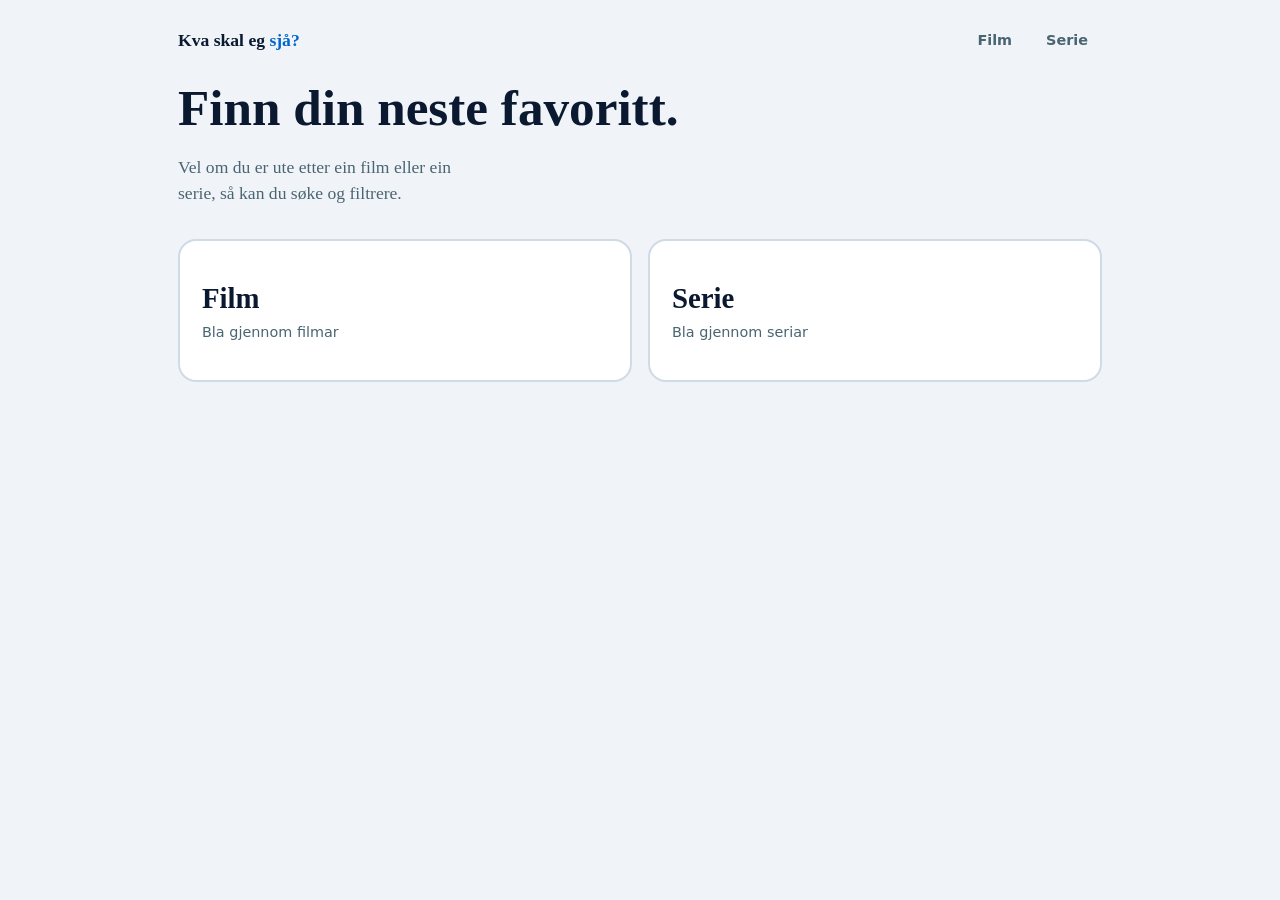
<file: index.html>
<!DOCTYPE html>
<html lang="nn">
<head>
  <meta charset="utf-8">
  <meta name="viewport" content="width=device-width, initial-scale=1">
  <title>Kva skal eg sjå?</title>
  <link rel="stylesheet" href="style.css">
</head>
<body data-type="home">
  <div class="wrap">
    <header>
      <a class="logo" href="index.html">Kva skal eg <span>sjå?</span></a>
      <nav>
        <a href="film.html">Film</a>
        <a href="serie.html">Serie</a>
      </nav>
    </header>
    <main>
      <h1>Finn din neste favoritt.</h1>
      <p class="lead">Vel om du er ute etter ein film eller ein serie, så kan du søke og filtrere.</p>
      <div class="choices">
        <a class="choice" href="film.html"><b>Film</b><small>Bla gjennom filmar</small></a>
        <a class="choice" href="serie.html"><b> Serie</b><small>Bla gjennom seriar</small></a>
      </div>
    </main>
  </div>
</body>
</html>
</file>
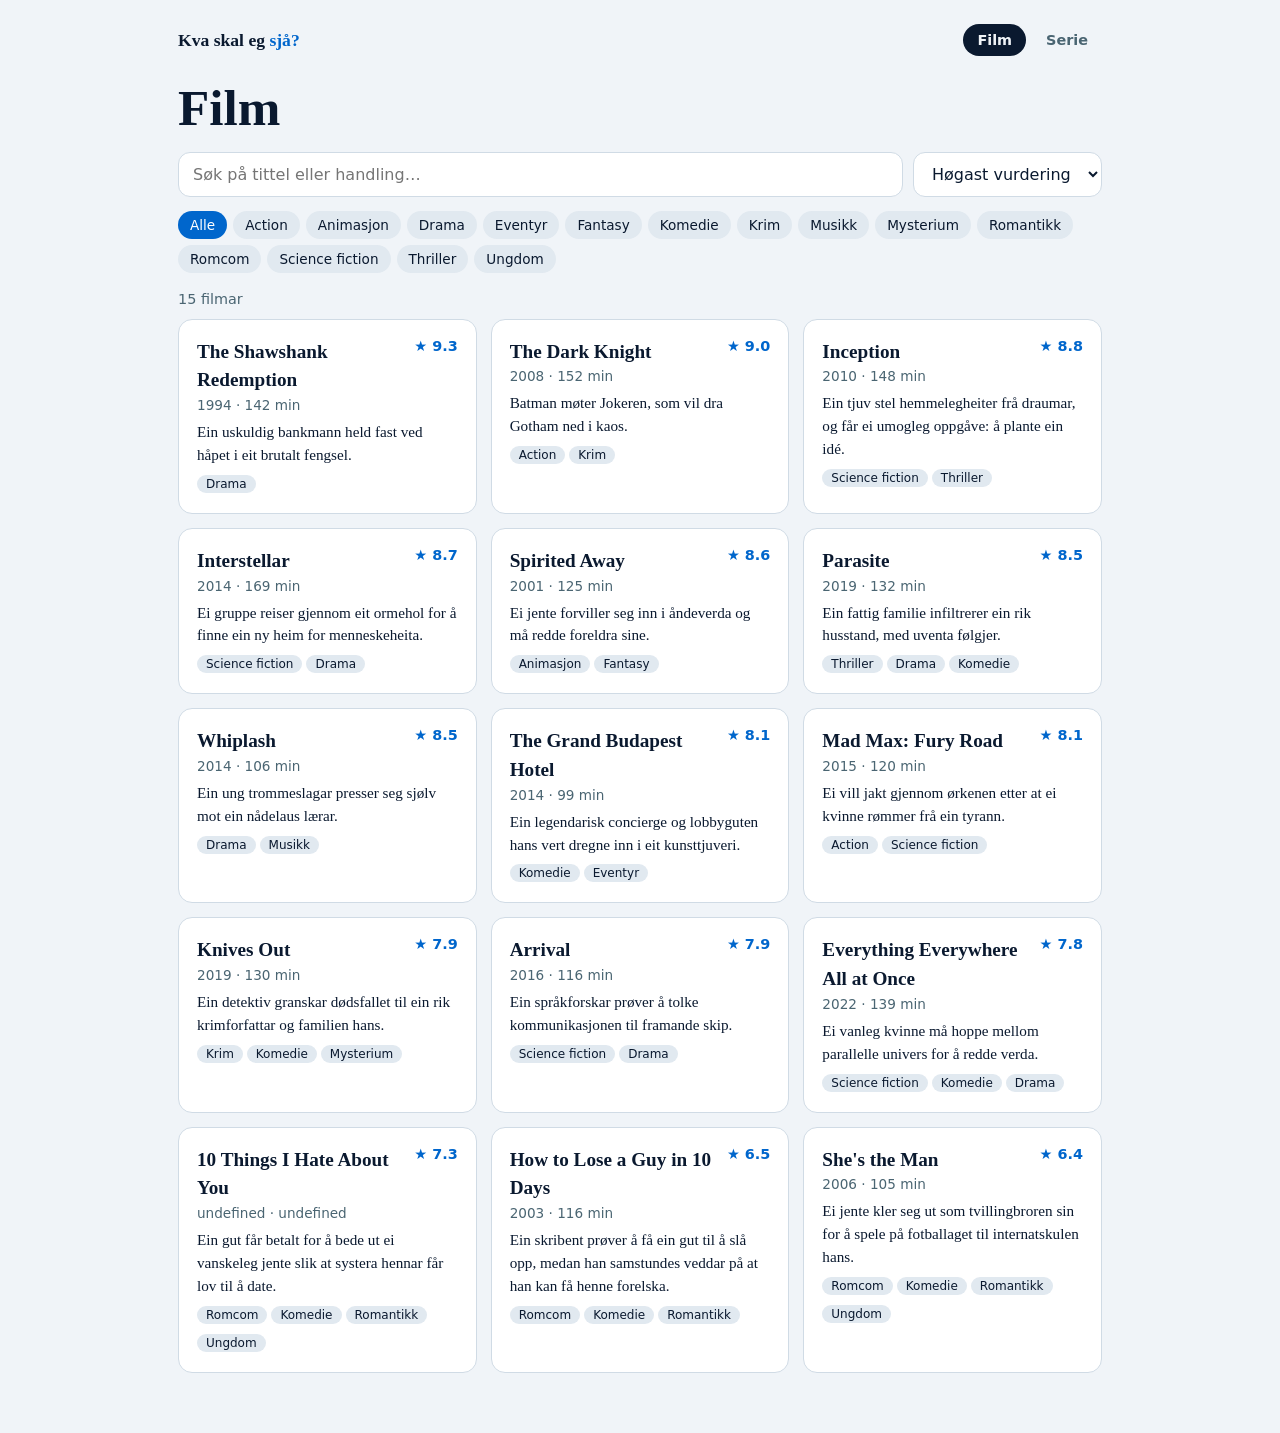
<file: film.html>
<!DOCTYPE html>
<html lang="nn">
<head>
  <meta charset="utf-8">
  <meta name="viewport" content="width=device-width, initial-scale=1">
  <title>Film – Kva skal eg sjå?</title>
  <link rel="stylesheet" href="style.css">
</head>
<body data-type="film">
  <div class="wrap">
    <header>
      <a class="logo" href="index.html">Kva skal eg <span>sjå?</span></a>
      <nav>
        <a href="film.html" class="on">Film</a>
        <a href="serie.html">Serie</a>
      </nav>
    </header>
    <main>
      <h1>Film</h1>
      <div class="tools">
        <input id="q" type="search" placeholder="Søk på tittel eller handling…">
        <select id="sort">
          <option value="rating">Høgast vurdering</option>
          <option value="year">Nyast først</option>
          <option value="title">Tittel A–Å</option>
        </select>
      </div>
      <div class="chips" id="chips"></div>
      <div class="count" id="count"></div>
      <div class="grid" id="grid"></div>
    </main>
  </div>
  <script src="app.js"></script>
</body>
</html>
</file>
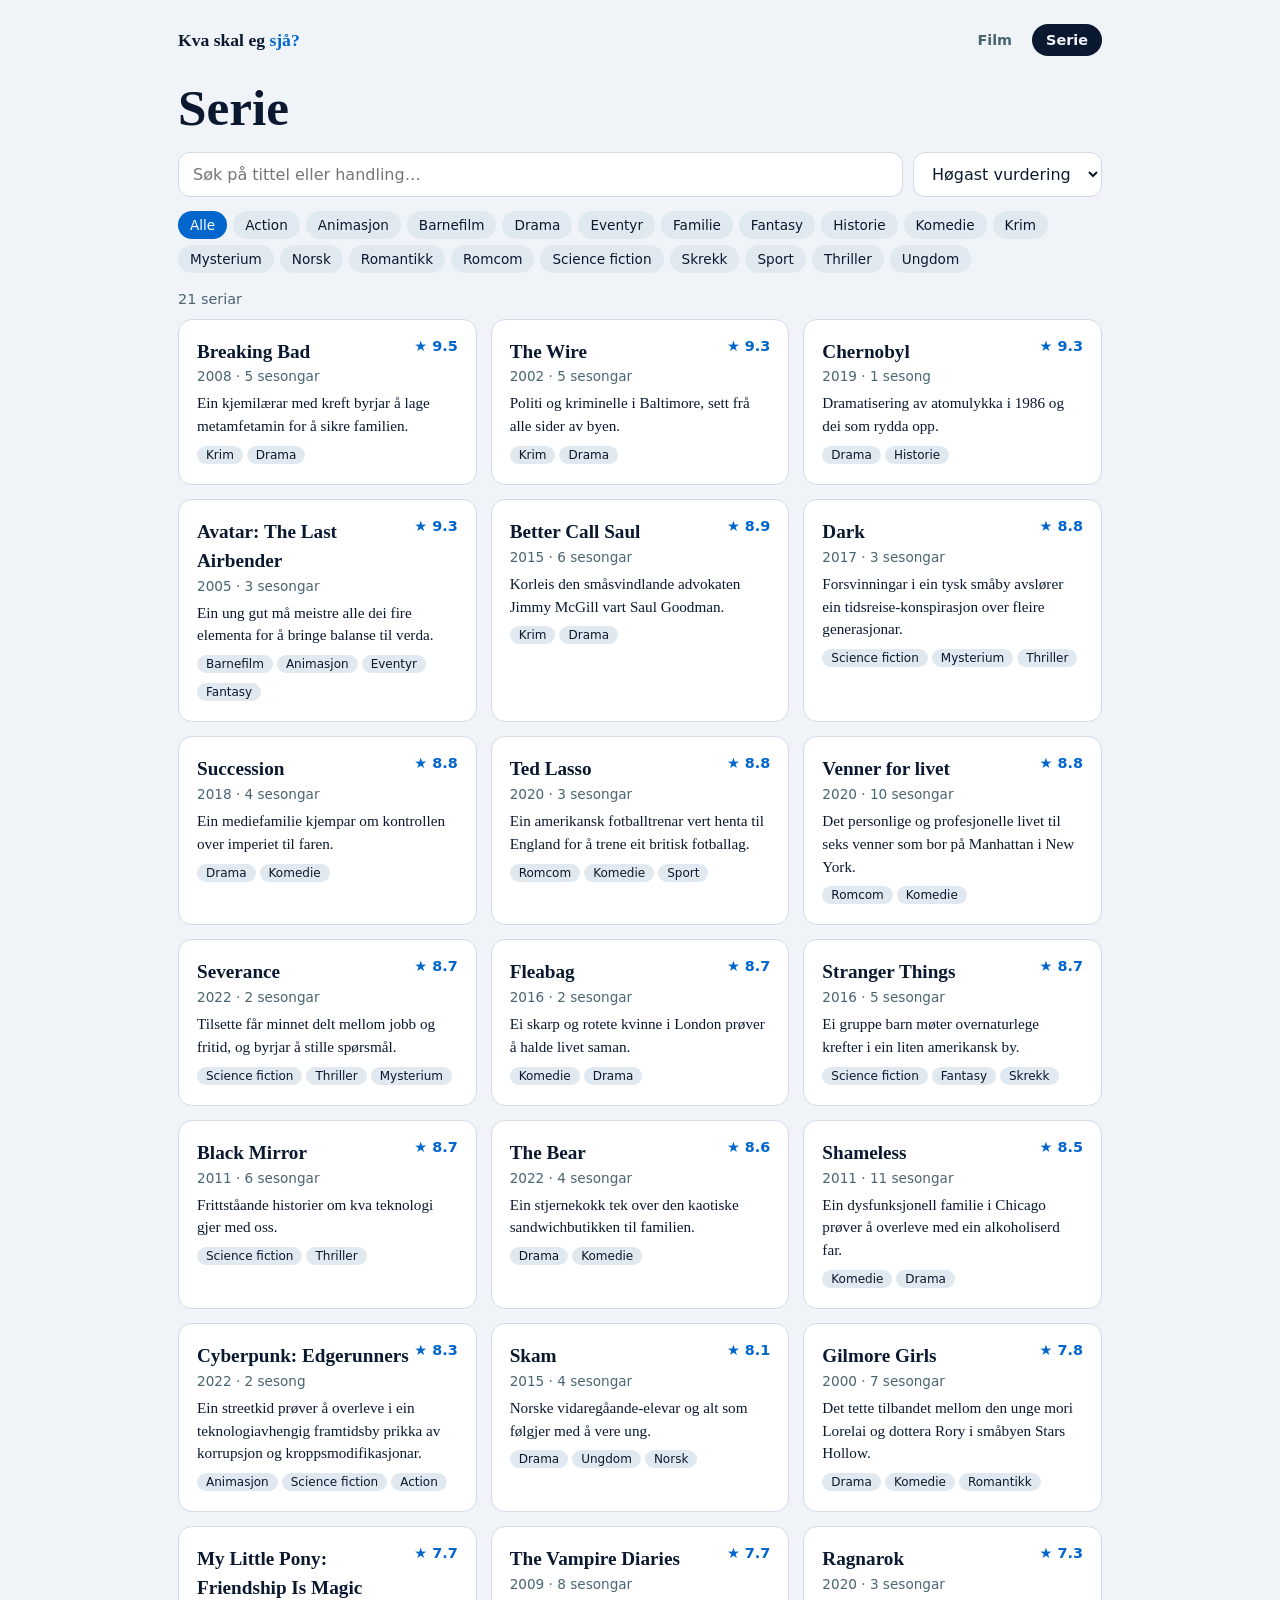
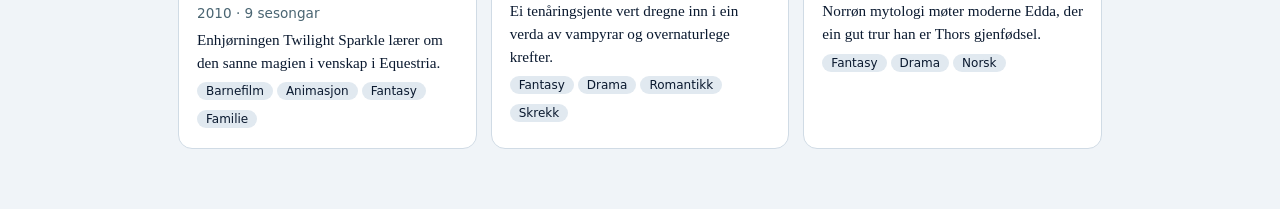
<file: serie.html>
<!DOCTYPE html>
<html lang="nn">
<head>
  <meta charset="utf-8">
  <meta name="viewport" content="width=device-width, initial-scale=1">
  <title>Serie – Kva skal eg sjå?</title>
  <link rel="stylesheet" href="style.css">
</head>
<body data-type="serie">
  <div class="wrap">
    <header>
      <a class="logo" href="index.html">Kva skal eg <span>sjå?</span></a>
      <nav>
        <a href="film.html">Film</a>
        <a href="serie.html" class="on">Serie</a>
      </nav>
    </header>
    <main>
      <h1>Serie</h1>
      <div class="tools">
        <input id="q" type="search" placeholder="Søk på tittel eller handling…">
        <select id="sort">
          <option value="rating">Høgast vurdering</option>
          <option value="year">Nyast først</option>
          <option value="title">Tittel A–Å</option>
        </select>
      </div>
      <div class="chips" id="chips"></div>
      <div class="count" id="count"></div>
      <div class="grid" id="grid"></div>
    </main>
  </div>
  <script src="app.js"></script>
</body>
</html>
</file>
<file: style.css>
/* 1. Fargevariablar (Blåfargetema) */
:root {
  --bg: #f0f4f8;       /* Meget lys isblå bakgrunn */
  --card: #ffffff;     /* Kvit kortbakgrunn */
  --ink: #0a192f;      /* Mørkeblå tekst */
  --mute: #4a6572;     /* Dempa blågrå tekst */
  --line: #d0dbe5;     /* Lys blågrå kantlinje */
  --acc: #0066cc;      /* Sterk blå aksentfarge */
  --chip: #e1e9f0;     /* Lys blå knappe-bakgrunn */
}

/* Mørkt tema */
@media (prefers-color-scheme: dark) {
  :root {
    --bg: #0b131e;     /* Meget mørk marinblå bakgrunn */
    --card: #152232;   /* Mørk kveldsblå kortbakgrunn */
    --ink: #e6f1ff;    /* Meget lys blå/kvit tekst */
    --mute: #88a0b8;   /* Dempa lyseblå tekst */
    --line: #203346;   /* Mørk mørkeblå kantlinje */
    --acc: #3399ff;    /* Klar, lysere blå aksentfarge */
    --chip: #1e2d42;   /* Mørk blå knappe-bakgrunn */
  }
}

/* 2. Grunnleggjande styling */
* {
  box-sizing: border-box;
}

body {
  margin: 0;
  background: var(--bg);
  color: var(--ink);
  font-family: Georgia, "Times New Roman", serif;
  line-height: 1.5;
}

.wrap {
  max-width: 960px;
  margin: 0 auto;
  padding: 24px 18px 60px;
}

/* 3. Header og Navigasjon */
header {
  display: flex;
  justify-content: space-between;
  align-items: center;
  gap: 12px;
  margin-bottom: 24px;
}

.logo {
  font-weight: 700;
  font-size: 1.1rem;
  text-decoration: none;
  color: var(--ink);
}

.logo span {
  color: var(--acc);
}

nav {
  display: flex;
  gap: 6px;
}

nav a {
  font: 600 0.9rem system-ui, sans-serif;
  padding: 8px 14px;
  border-radius: 99px;
  text-decoration: none;
  color: var(--mute);
}

nav a.on {
  background: var(--ink);
  color: var(--bg);
}

/* 4. Typografi og Valg */
h1 {
  font-size: clamp(2rem, 6vw, 3.2rem);
  line-height: 1.1;
  margin: 0.2em 0 0.3em;
}

.lead {
  color: var(--mute);
  font-size: 1.1rem;
  max-width: 34ch;
}

.choices {
  display: grid;
  grid-template-columns: 1fr 1fr;
  gap: 16px;
  margin-top: 32px;
}

.choice {
  display: block;
  padding: 36px 22px;
  border: 2px solid var(--line);
  border-radius: 18px;
  background: var(--card);
  text-decoration: none;
  color: var(--ink);
  transition: transform 0.15s, border-color 0.15s;
}

.choice:hover {
  transform: translateY(-3px);
  border-color: var(--acc);
}

.choice b {
  display: block;
  font-size: 1.8rem;
}

.choice small {
  color: var(--mute);
  font: 0.9rem system-ui, sans-serif;
}

/* 5. Verktøy, Søk og Filter (Chips) */
.tools {
  display: flex;
  flex-wrap: wrap;
  gap: 10px;
  margin: 8px 0 14px;
}

input, select {
  font: 1rem system-ui, sans-serif;
  padding: 11px 14px;
  border: 1px solid var(--line);
  border-radius: 12px;
  background: var(--card);
  color: var(--ink);
}

input {
  flex: 1;
  min-width: 200px;
}

.chips {
  display: flex;
  flex-wrap: wrap;
  gap: 6px;
  margin-bottom: 18px;
}

.chip {
  font: 0.85rem system-ui, sans-serif;
  padding: 6px 12px;
  border: 0;
  border-radius: 99px;
  background: var(--chip);
  color: var(--ink);
  cursor: pointer;
}

.chip.on {
  background: var(--acc);
  color: #ffffff;
}

.count {
  color: var(--mute);
  font: 0.9rem system-ui, sans-serif;
  margin-bottom: 12px;
}

/* 6. Kort og Rutenett */
.grid {
  display: grid;
  grid-template-columns: repeat(auto-fill, minmax(270px, 1fr));
  gap: 14px;
}

.card {
  background: var(--card);
  border: 1px solid var(--line);
  border-radius: 14px;
  padding: 18px;
}

.card h3 {
  margin: 0 0 2px;
  font-size: 1.2rem;
}

.meta {
  color: var(--mute);
  font: 0.85rem system-ui, sans-serif;
  margin-bottom: 8px;
}

.rate {
  float: right;
  font: 700 0.9rem system-ui, sans-serif;
  color: var(--acc);
}

.card p {
  margin: 8px 0 0;
  font-size: 0.95rem;
}

.tag {
  display: inline-block;
  font: 0.75rem system-ui, sans-serif;
  background: var(--chip);
  padding: 2px 9px;
  border-radius: 99px;
  margin: 8px 4px 0 0;
}

.none {
  padding: 40px 0;
  text-align: center;
  color: var(--mute);
}

/* 7. Responsivt oppsett */
@media (max-width: 520px) {
  .choices {
    grid-template-columns: 1fr;
  }
}
</file>
